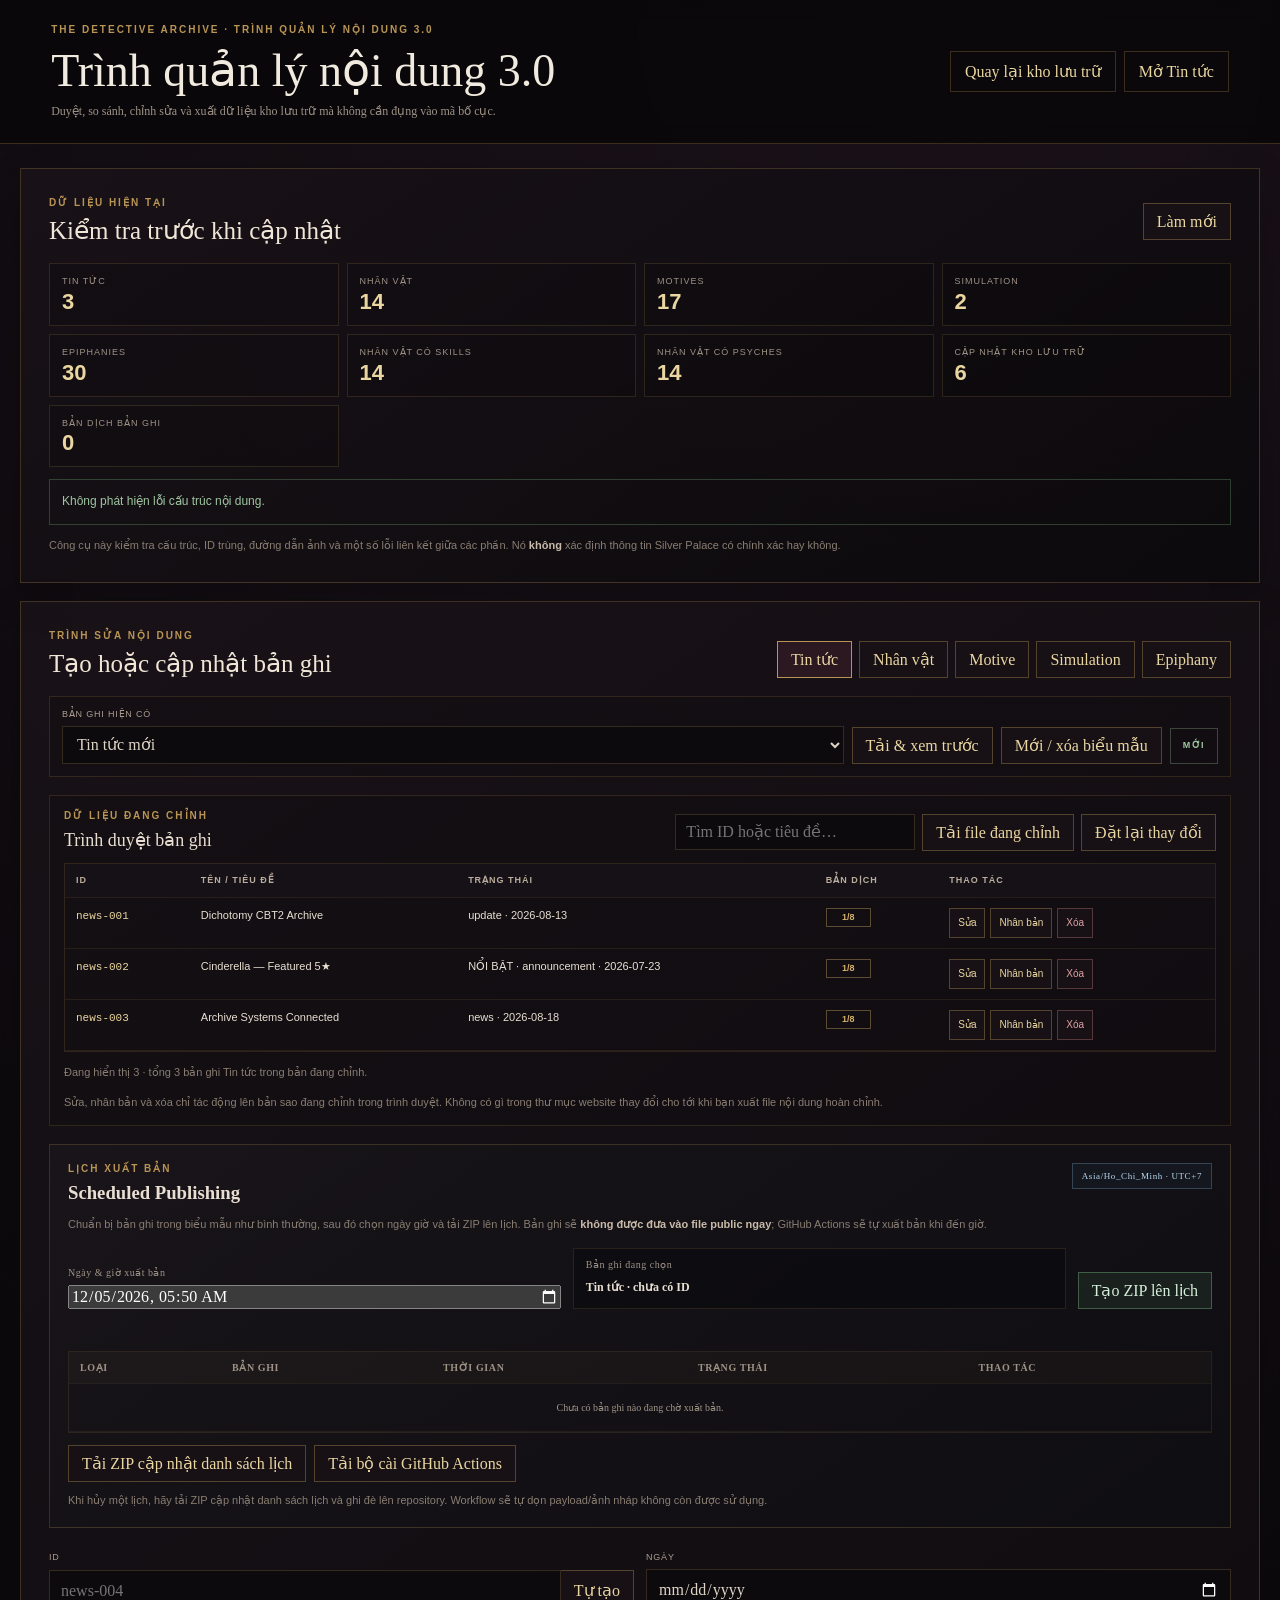
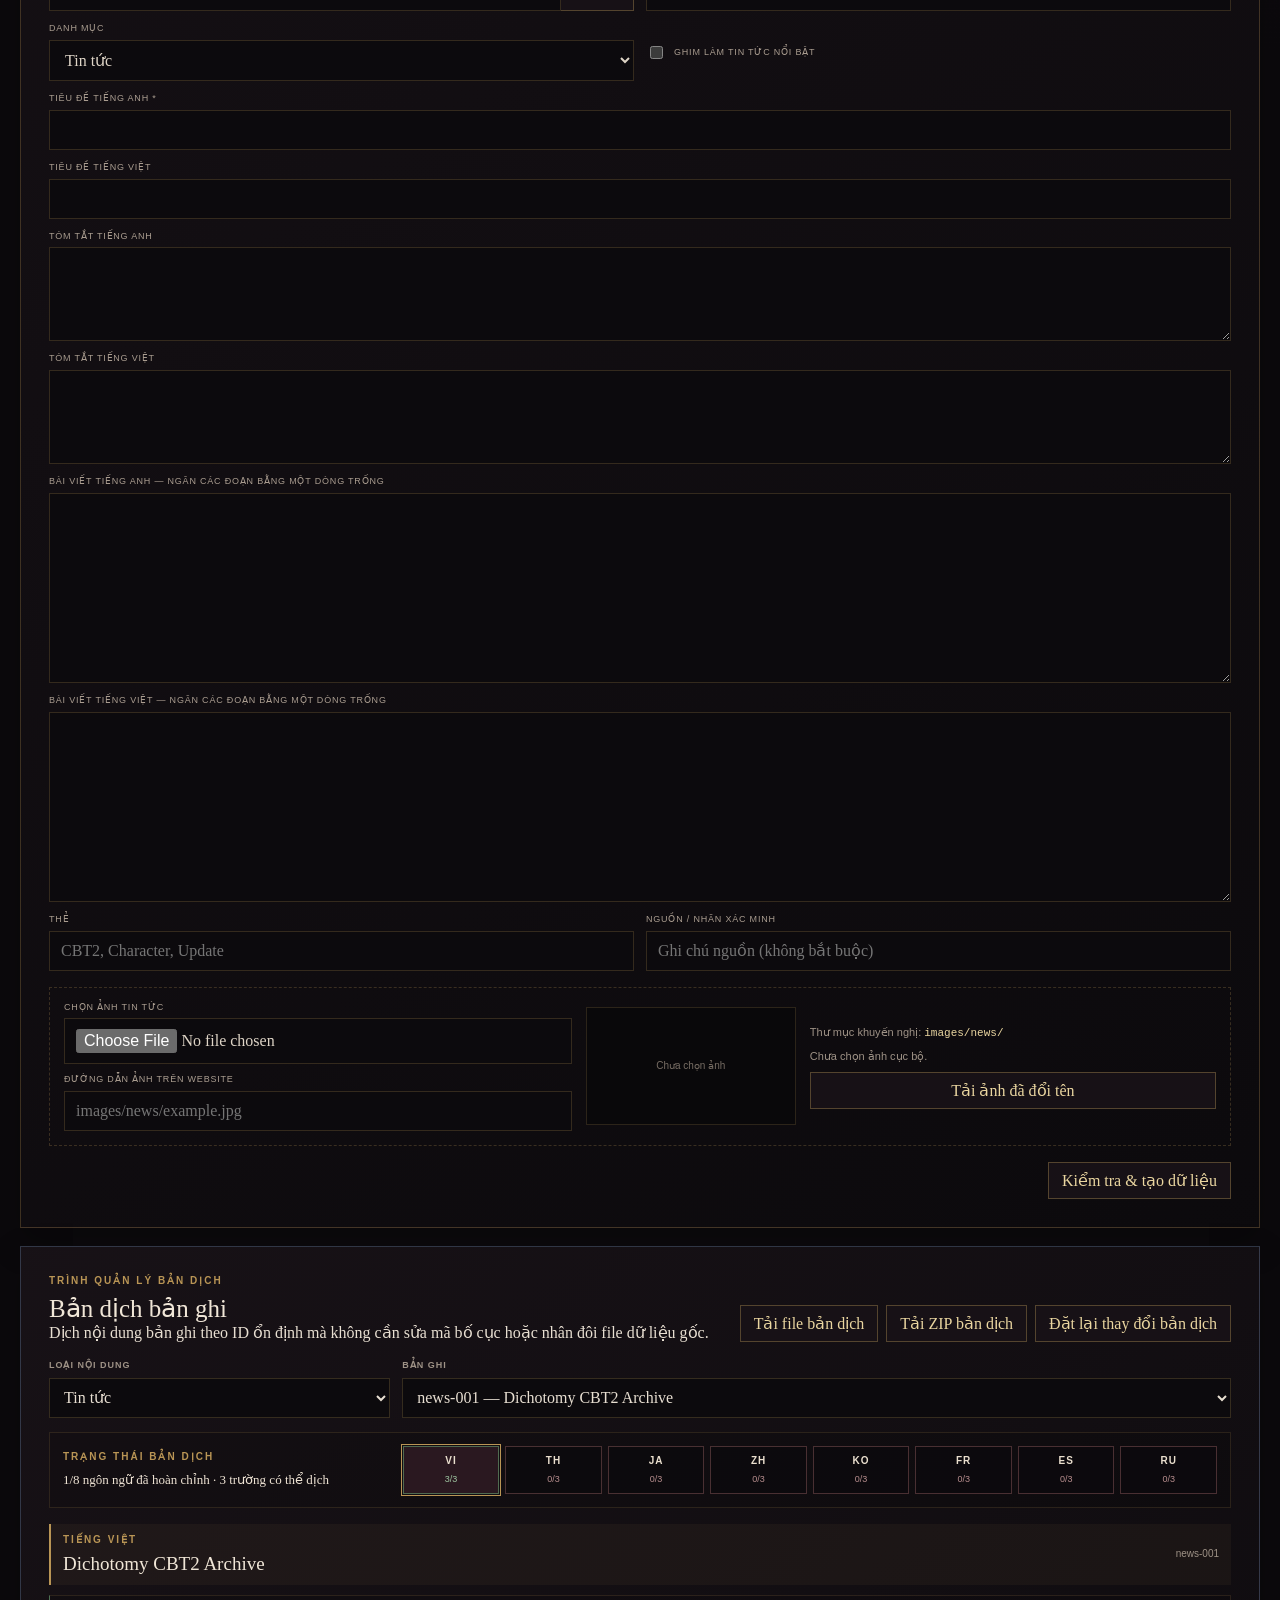
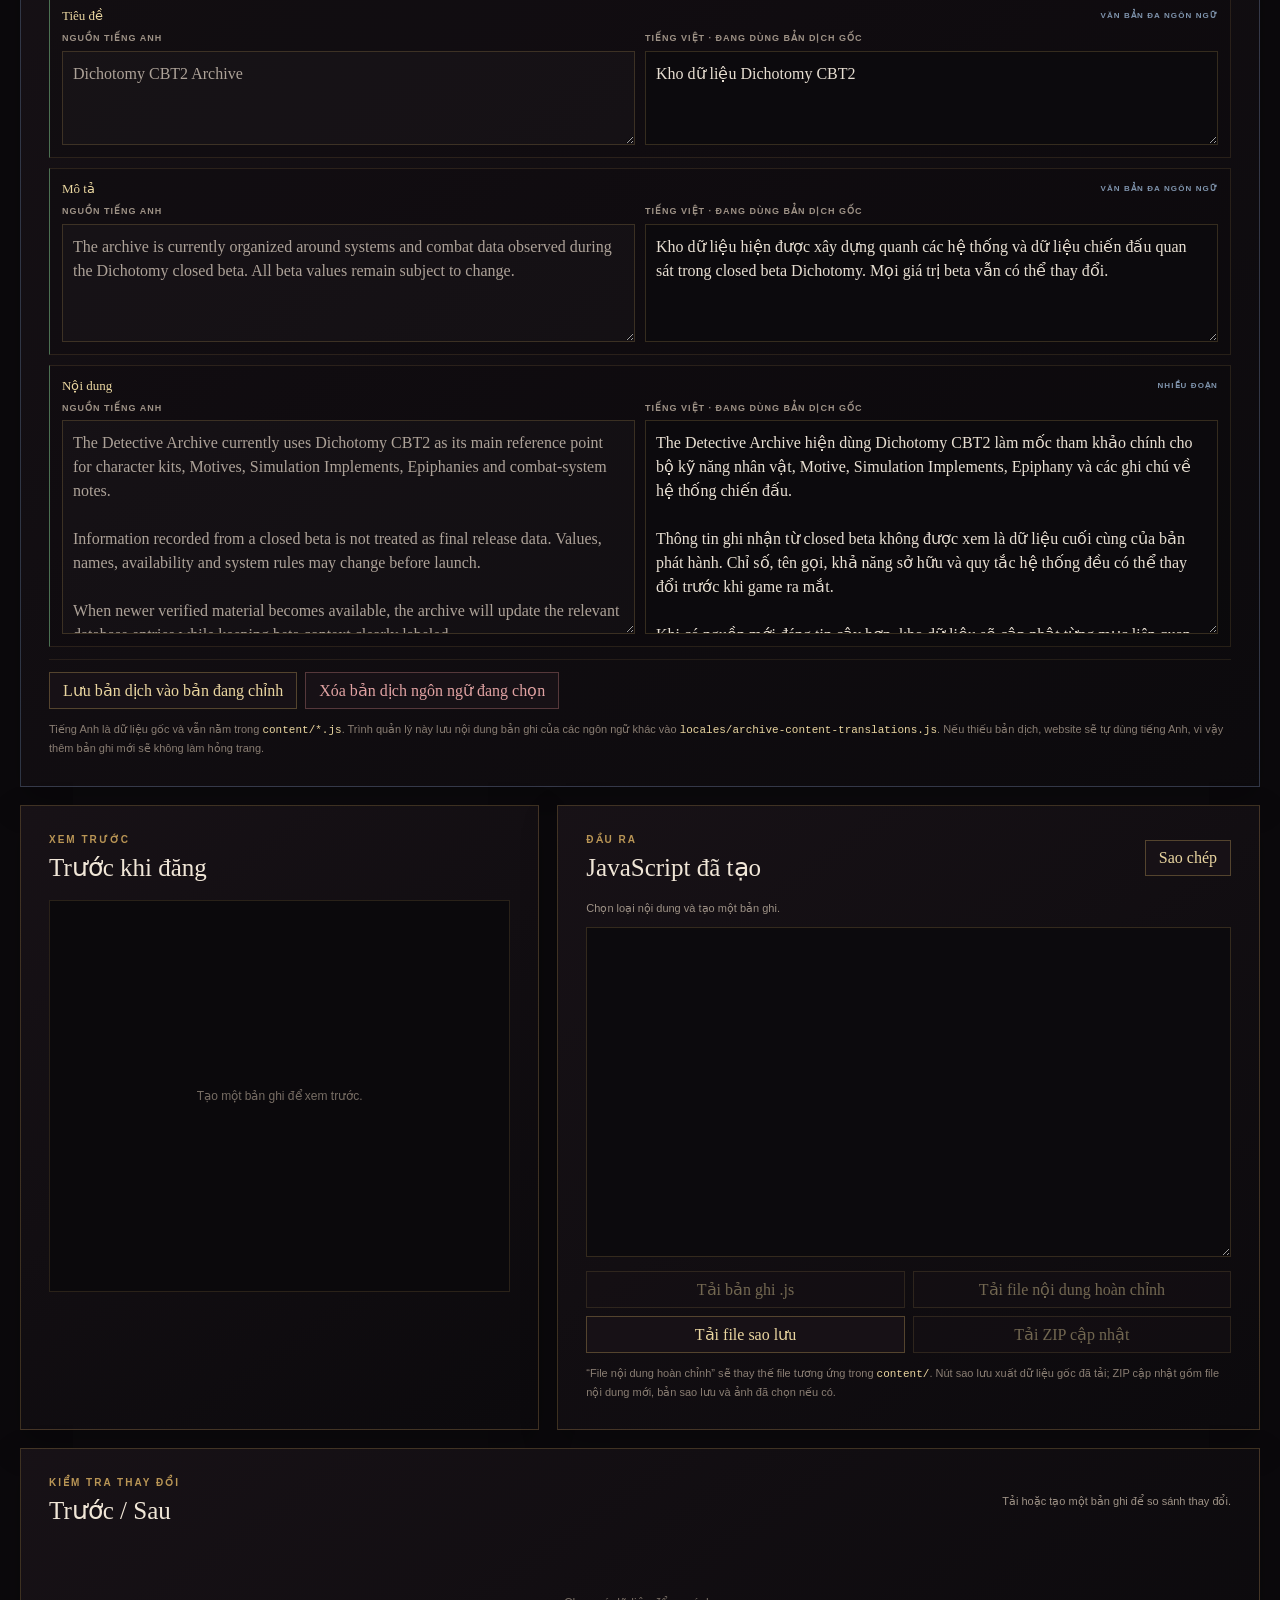
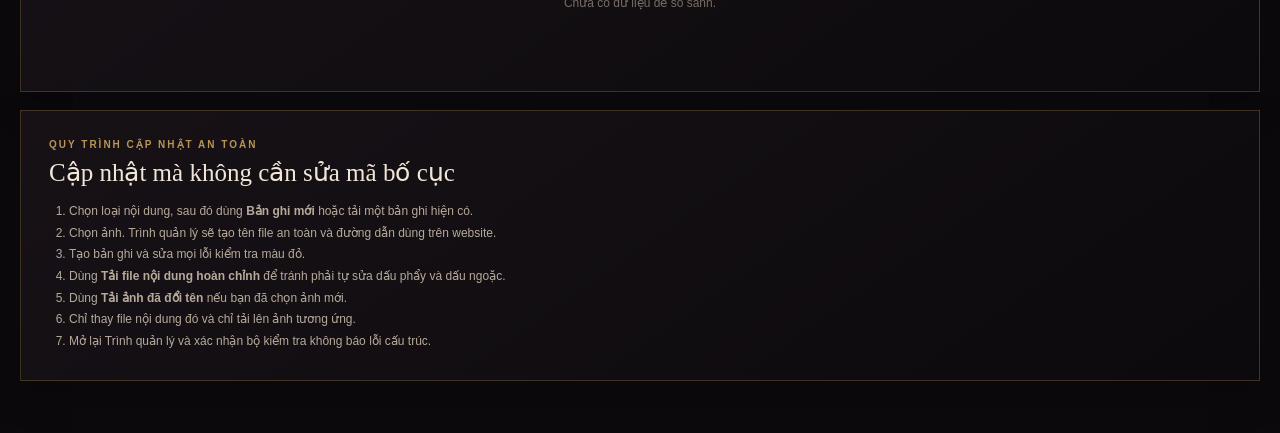
<file: content-manager.html>
<!DOCTYPE html>
<html lang="vi">
<head>
    <meta charset="UTF-8">
    <meta name="viewport" content="width=device-width, initial-scale=1.0">
    <meta name="robots" content="noindex, nofollow">
    <title>Trình quản lý nội dung 3.0 | The Detective Archive</title>
    <link rel="icon" type="image/png" href="logo.png">
    <link rel="stylesheet" href="content-manager.css">
</head>
<body>
    <header class="studio-header">
        <div>
            <p>THE DETECTIVE ARCHIVE · TRÌNH QUẢN LÝ NỘI DUNG 3.0</p>
            <h1>Trình quản lý nội dung 3.0</h1>
            <span>Duyệt, so sánh, chỉnh sửa và xuất dữ liệu kho lưu trữ mà không cần đụng vào mã bố cục.</span>
        </div>
        <div class="header-actions">
            <a href="index.html">Quay lại kho lưu trữ</a>
            <a href="news.html">Mở Tin tức</a>
        </div>
    </header>

    <main class="studio-shell">
        <section class="studio-panel">
            <div class="studio-panel-head">
                <div>
                    <p class="eyebrow">DỮ LIỆU HIỆN TẠI</p>
                    <h2>Kiểm tra trước khi cập nhật</h2>
                </div>
                <button type="button" id="refreshDiagnostics">Làm mới</button>
            </div>
            <div id="diagnosticCounts" class="diagnostic-counts"></div>
            <div id="diagnosticStatus" class="diagnostic-status"></div>
            <p class="studio-note">
                Công cụ này kiểm tra cấu trúc, ID trùng, đường dẫn ảnh và một số lỗi liên kết giữa các phần.
                Nó <strong>không</strong> xác định thông tin Silver Palace có chính xác hay không.
            </p>
        </section>

        <section class="studio-panel">
            <div class="studio-panel-head studio-panel-head-stack">
                <div>
                    <p class="eyebrow">TRÌNH SỬA NỘI DUNG</p>
                    <h2>Tạo hoặc cập nhật bản ghi</h2>
                </div>
                <div class="studio-tabs" role="tablist" aria-label="Loại nội dung">
                    <button class="active" type="button" data-studio-tab="news">Tin tức</button>
                    <button type="button" data-studio-tab="character">Nhân vật</button>
                    <button type="button" data-studio-tab="motive">Motive</button>
                    <button type="button" data-studio-tab="simulation">Simulation</button>
                    <button type="button" data-studio-tab="epiphany">Epiphany</button>
                </div>
            </div>

            <div class="record-toolbar">
                <label>
                    <span>Bản ghi hiện có</span>
                    <select id="existingRecordSelect">
                        <option value="">Bản ghi mới</option>
                    </select>
                </label>
                <button type="button" id="loadExisting">Tải &amp; xem trước</button>
                <button type="button" id="newRecord">Mới / xóa biểu mẫu</button>
                <span id="editModeBadge">MỚI</span>
            </div>

            <div id="recordValidation" class="record-validation" hidden></div>

            <section class="record-browser" aria-labelledby="recordBrowserTitle">
                <div class="record-browser-head">
                    <div>
                        <p class="eyebrow">DỮ LIỆU ĐANG CHỈNH</p>
                        <h3 id="recordBrowserTitle">Trình duyệt bản ghi</h3>
                    </div>
                    <div class="record-browser-tools">
                        <input id="recordSearch" type="search" placeholder="Tìm ID hoặc tiêu đề…">
                        <button type="button" id="downloadWorkingFile">Tải file đang chỉnh</button>
                        <button type="button" id="resetWorkingChanges">Đặt lại thay đổi</button>
                    </div>
                </div>
                <div class="record-table-wrap">
                    <table class="record-table">
                        <thead>
                            <tr>
                                <th>ID</th>
                                <th>Tên / tiêu đề</th>
                                <th>Trạng thái</th>
                                <th>Bản dịch</th>
                                <th>Thao tác</th>
                            </tr>
                        </thead>
                        <tbody id="recordTableBody"></tbody>
                    </table>
                </div>
                <p id="recordBrowserCount" class="studio-note"></p>
                <p class="studio-note">
                    Sửa, nhân bản và xóa chỉ tác động lên bản sao đang chỉnh trong trình duyệt. Không có gì trong thư mục website thay đổi cho tới khi bạn xuất file nội dung hoàn chỉnh.
                </p>
            </section>


            <section class="publish-scheduler" aria-labelledby="publishSchedulerTitle">
                <div class="publish-scheduler-head">
                    <div>
                        <p class="eyebrow">LỊCH XUẤT BẢN</p>
                        <h3 id="publishSchedulerTitle">Scheduled Publishing</h3>
                    </div>
                    <span class="schedule-timezone-badge">Asia/Ho_Chi_Minh · UTC+7</span>
                </div>

                <p class="studio-note">
                    Chuẩn bị bản ghi trong biểu mẫu như bình thường, sau đó chọn ngày giờ và tải ZIP lên lịch.
                    Bản ghi sẽ <strong>không được đưa vào file public ngay</strong>; GitHub Actions sẽ tự xuất bản khi đến giờ.
                </p>

                <div class="schedule-create-grid">
                    <label>
                        <span>Ngày &amp; giờ xuất bản</span>
                        <input id="schedulePublishAt" type="datetime-local" step="60">
                    </label>
                    <div class="schedule-current-record">
                        <span>Bản ghi đang chọn</span>
                        <strong id="scheduleCurrentRecord">Chưa có bản ghi</strong>
                    </div>
                    <button type="button" id="createScheduledPackage" class="schedule-primary-action">Tạo ZIP lên lịch</button>
                </div>

                <div id="scheduleStatus" class="schedule-status" aria-live="polite"></div>

                <div class="schedule-table-wrap">
                    <table class="schedule-table">
                        <thead>
                            <tr>
                                <th>Loại</th>
                                <th>Bản ghi</th>
                                <th>Thời gian</th>
                                <th>Trạng thái</th>
                                <th>Thao tác</th>
                            </tr>
                        </thead>
                        <tbody id="scheduleQueueBody"></tbody>
                    </table>
                </div>

                <div class="schedule-bottom-actions">
                    <button type="button" id="downloadScheduleState">Tải ZIP cập nhật danh sách lịch</button>
                    <button type="button" id="downloadSchedulerSetup">Tải bộ cài GitHub Actions</button>
                </div>

                <p class="studio-note schedule-note">
                    Khi hủy một lịch, hãy tải ZIP cập nhật danh sách lịch và ghi đè lên repository.
                    Workflow sẽ tự dọn payload/ảnh nháp không còn được sử dụng.
                </p>
            </section>

            <form class="studio-form active" data-studio-form="news" novalidate>
                <div class="form-grid">
                    <label>
                        <span>ID</span>
                        <div class="field-with-action">
                            <input name="id" placeholder="news-004">
                            <button type="button" data-auto-id="news">Tự tạo</button>
                        </div>
                    </label>
                    <label><span>Ngày</span><input name="date" type="date"></label>
                    <label>
                        <span>Danh mục</span>
                        <select name="category">
                            <option value="news">Tin tức</option>
                            <option value="update">Cập nhật</option>
                            <option value="announcement">Thông báo</option>
                        </select>
                    </label>
                    <label class="checkbox-label">
                        <input name="featured" type="checkbox">
                        <span>Ghim làm Tin tức nổi bật</span>
                    </label>
                    <label class="span-2"><span>Tiêu đề tiếng Anh *</span><input name="titleEn" required></label>
                    <label class="span-2"><span>Tiêu đề tiếng Việt</span><input name="titleVi"></label>
                    <label class="span-2"><span>Tóm tắt tiếng Anh</span><textarea name="descriptionEn" rows="3"></textarea></label>
                    <label class="span-2"><span>Tóm tắt tiếng Việt</span><textarea name="descriptionVi" rows="3"></textarea></label>
                    <label class="span-2"><span>Bài viết tiếng Anh — ngăn các đoạn bằng một dòng trống</span><textarea name="contentEn" rows="7"></textarea></label>
                    <label class="span-2"><span>Bài viết tiếng Việt — ngăn các đoạn bằng một dòng trống</span><textarea name="contentVi" rows="7"></textarea></label>
                    <label><span>Thẻ</span><input name="tags" placeholder="CBT2, Character, Update"></label>
                    <label><span>Nguồn / nhãn xác minh</span><input name="sourceLabel" placeholder="Ghi chú nguồn (không bắt buộc)"></label>
                </div>
                <div class="image-helper" data-image-folder="images/news/">
                    <div class="image-inputs">
                        <label><span>Chọn ảnh Tin tức</span><input name="imageFile" type="file" accept="image/*"></label>
                        <label><span>Đường dẫn ảnh trên website</span><input name="imagePath" placeholder="images/news/example.jpg"></label>
                    </div>
                    <div class="image-preview" data-image-preview><span>Chưa chọn ảnh</span></div>
                    <div class="image-info">
                        <p>Thư mục khuyến nghị: <code>images/news/</code></p>
                        <p data-image-name>Chưa chọn ảnh cục bộ.</p>
                        <button type="button" data-download-image>Tải ảnh đã đổi tên</button>
                    </div>
                </div>
                <div class="form-actions"><button type="button" data-generate="news">Kiểm tra &amp; tạo dữ liệu</button></div>
            </form>

            <form class="studio-form" data-studio-form="character" novalidate>
                <div class="form-grid">
                    <label>
                        <span>ID</span>
                        <div class="field-with-action">
                            <input name="id" placeholder="character-name">
                            <button type="button" data-auto-id="character">Tự tạo</button>
                        </div>
                    </label>
                    <label><span>Tên *</span><input name="name" required></label>
                    <label><span>Bí danh</span><input name="alias"></label>
                    <label><span>Độ hiếm</span><select name="rarity"><option value="5">5★</option><option value="4">4★</option><option value="3">3★</option></select></label>
                    <label><span>Khả năng sở hữu</span><input name="availability" placeholder="preview / protagonist / ..."></label>
                    <label class="checkbox-label"><input name="limited" type="checkbox"><span>Nhân vật giới hạn</span></label>
                    <label>
                        <span>Reactor</span>
                        <select name="reactor">
                            <option value="">Đang chờ / chưa rõ</option>
                            <option>Ignis</option><option>Glacies</option><option>Fulmen</option>
                            <option>Gravitas</option><option>Radiatio</option><option>Ferrugo</option><option>Alba</option>
                        </select>
                    </label>
                    <label><span>Phong cách chiến đấu</span><input name="combatStyle"></label>
                    <label><span>Danh tính</span><input name="identity"></label>
                    <label><span>Tổ chức</span><input name="affiliation"></label>
                    <label><span>Nghề nghiệp</span><input name="occupation"></label>
                    <label><span>Nguồn / nhãn xác minh</span><input name="sourceLabel"></label>
                    <label class="span-2"><span>Mô tả tiếng Anh</span><textarea name="descriptionEn" rows="4"></textarea></label>
                    <label class="span-2"><span>Mô tả tiếng Việt</span><textarea name="descriptionVi" rows="4"></textarea></label>
                </div>
                <div class="image-helper" data-image-folder="images/character/">
                    <div class="image-inputs">
                        <label><span>Chọn ảnh Nhân vật</span><input name="imageFile" type="file" accept="image/*"></label>
                        <label><span>Đường dẫn ảnh trên website</span><input name="imagePath" placeholder="images/character/name.png"></label>
                    </div>
                    <div class="image-preview" data-image-preview><span>Chưa chọn ảnh</span></div>
                    <div class="image-info">
                        <p>Ảnh Nhân vật hiện có vẫn nằm trong <code>images/character/</code>.</p>
                        <p data-image-name>Chưa chọn ảnh cục bộ.</p>
                        <button type="button" data-download-image>Tải ảnh đã đổi tên</button>
                    </div>
                </div>
                <div class="form-actions"><button type="button" data-generate="character">Kiểm tra &amp; tạo dữ liệu</button></div>
            </form>

            <form class="studio-form" data-studio-form="motive" novalidate>
                <div class="form-grid">
                    <label>
                        <span>ID</span>
                        <div class="field-with-action">
                            <input name="id" placeholder="the-example-mystery">
                            <button type="button" data-auto-id="motive">Tự tạo</button>
                        </div>
                    </label>
                    <label><span>Tên *</span><input name="name" required></label>
                    <label><span>Độ hiếm</span><select name="rarity"><option value="5">5★</option><option value="4">4★</option><option value="3">3★</option></select></label>
                    <label><span>Danh tính</span><input name="identity"></label>
                    <label><span>Khả năng sở hữu</span><input name="availability"></label>
                    <label class="checkbox-label"><input name="limited" type="checkbox"><span>Giới hạn</span></label>
                    <label class="checkbox-label"><input name="featured" type="checkbox"><span>Nổi bật</span></label>
                    <label><span>Nhãn nguồn</span><input name="sourceLabel"></label>
                    <label class="span-2"><span>Hiệu ứng / passive đã xác minh</span><textarea name="effect" rows="4" placeholder="Để trống nếu chưa xác minh"></textarea></label>
                    <label class="span-2"><span>Ghi chú kho lưu trữ — tiếng Anh</span><textarea name="noteEn" rows="4"></textarea></label>
                    <label class="span-2"><span>Ghi chú kho lưu trữ — tiếng Việt</span><textarea name="noteVi" rows="4"></textarea></label>
                </div>
                <div class="image-helper" data-image-folder="images/motive/">
                    <div class="image-inputs">
                        <label><span>Chọn ảnh Motive</span><input name="imageFile" type="file" accept="image/*"></label>
                        <label><span>Đường dẫn ảnh trên website</span><input name="imagePath" placeholder="images/motive/name.webp"></label>
                    </div>
                    <div class="image-preview" data-image-preview><span>Chưa chọn ảnh</span></div>
                    <div class="image-info">
                        <p>Thư mục khuyến nghị: <code>images/motive/</code></p>
                        <p data-image-name>Chưa chọn ảnh cục bộ.</p>
                        <button type="button" data-download-image>Tải ảnh đã đổi tên</button>
                    </div>
                </div>
                <div class="form-actions"><button type="button" data-generate="motive">Kiểm tra &amp; tạo dữ liệu</button></div>
            </form>

            <form class="studio-form" data-studio-form="simulation" novalidate>
                <div class="form-grid">
                    <label>
                        <span>ID</span>
                        <div class="field-with-action">
                            <input name="id" placeholder="set-name">
                            <button type="button" data-auto-id="simulation">Tự tạo</button>
                        </div>
                    </label>
                    <label><span>Tên bộ *</span><input name="name" required></label>
                    <label><span>Trạng thái quan sát</span><input name="observedStatus" value="Dichotomy CBT2"></label>
                    <label><span>Đã quan sát trên</span><input name="observedOn"></label>
                    <label class="checkbox-label"><input name="fullSetObserved" type="checkbox"><span>Đã quan sát đủ bộ 4/4</span></label>
                    <label><span>Nhãn nguồn</span><input name="sourceLabel"></label>
                    <label class="span-2"><span>Hiệu ứng bộ đã xác minh</span><textarea name="setEffect" rows="3" placeholder="Để trống nếu chưa xác minh"></textarea></label>
                    <label class="span-2"><span>Trạng thái hiệu ứng bộ</span><input name="setEffectStatus" placeholder="Đang chờ xác minh nội dung hiệu ứng bộ chính xác"></label>
                    <label class="span-2"><span>Mô tả tiếng Anh</span><textarea name="descriptionEn" rows="4"></textarea></label>
                    <label class="span-2"><span>Mô tả tiếng Việt</span><textarea name="descriptionVi" rows="4"></textarea></label>
                </div>
                <div class="image-helper" data-image-folder="images/simulation/">
                    <div class="image-inputs">
                        <label><span>Chọn ảnh Simulation</span><input name="imageFile" type="file" accept="image/*"></label>
                        <label><span>Đường dẫn ảnh trên website</span><input name="imagePath" placeholder="images/simulation/set.webp"></label>
                    </div>
                    <div class="image-preview" data-image-preview><span>Chưa chọn ảnh</span></div>
                    <div class="image-info">
                        <p>Thư mục khuyến nghị: <code>images/simulation/</code></p>
                        <p data-image-name>Chưa chọn ảnh cục bộ.</p>
                        <button type="button" data-download-image>Tải ảnh đã đổi tên</button>
                    </div>
                </div>
                <div class="form-actions"><button type="button" data-generate="simulation">Kiểm tra &amp; tạo dữ liệu</button></div>
            </form>

            <form class="studio-form" data-studio-form="epiphany" novalidate>
                <div class="form-grid">
                    <label>
                        <span>ID</span>
                        <div class="field-with-action">
                            <input name="id" placeholder="book-name">
                            <button type="button" data-auto-id="epiphany">Tự tạo</button>
                        </div>
                    </label>
                    <label><span>Tên *</span><input name="name" required></label>
                    <label><span>Nguồn văn học</span><input name="sourceText"></label>
                    <label><span>Tác giả / nguồn gốc</span><input name="authorOrigin"></label>
                    <label><span>Danh mục</span><input name="category"></label>
                    <label><span>Trạng thái quan sát</span><input name="observedStatus" value="Dichotomy CBT2"></label>
                    <label><span>Đã quan sát trên</span><input name="observedOn"></label>
                    <label><span>Nhãn nguồn</span><input name="sourceLabel"></label>
                    <label class="span-2"><span>Passive đã xác minh</span><textarea name="passive" rows="4" placeholder="Để trống nếu chưa xác minh"></textarea></label>
                    <label class="span-2"><span>Trạng thái passive</span><input name="passiveStatus" value="Exact passive text pending"></label>
                    <label class="checkbox-label"><input name="storyAvailable" type="checkbox" checked><span>Có nút Story / nội dung truyện</span></label>
                </div>
                <div class="image-helper" data-image-folder="images/epiphany/">
                    <div class="image-inputs">
                        <label><span>Chọn ảnh Epiphany</span><input name="imageFile" type="file" accept="image/*"></label>
                        <label><span>Đường dẫn ảnh trên website</span><input name="imagePath" placeholder="images/epiphany/book.webp"></label>
                    </div>
                    <div class="image-preview" data-image-preview><span>Chưa chọn ảnh</span></div>
                    <div class="image-info">
                        <p>Thư mục khuyến nghị: <code>images/epiphany/</code></p>
                        <p data-image-name>Chưa chọn ảnh cục bộ.</p>
                        <button type="button" data-download-image>Tải ảnh đã đổi tên</button>
                    </div>
                </div>
                <div class="form-actions"><button type="button" data-generate="epiphany">Kiểm tra &amp; tạo dữ liệu</button></div>
            </form>
        </section>


        <section class="studio-panel translation-manager-panel" id="translationManagerPanel">
            <div class="studio-panel-head studio-panel-head-stack">
                <div>
                    <p class="eyebrow">TRÌNH QUẢN LÝ BẢN DỊCH</p>
                    <h2>Bản dịch bản ghi</h2>
                    <span>Dịch nội dung bản ghi theo ID ổn định mà không cần sửa mã bố cục hoặc nhân đôi file dữ liệu gốc.</span>
                </div>
                <div class="translation-manager-actions">
                    <button type="button" id="downloadTranslationFile">Tải file bản dịch</button>
                    <button type="button" id="downloadTranslationPackage">Tải ZIP bản dịch</button>
                    <button type="button" id="resetTranslationChanges">Đặt lại thay đổi bản dịch</button>
                </div>
            </div>

            <div class="translation-manager-toolbar">
                <label>
                    <span>Loại nội dung</span>
                    <select id="translationTypeSelect">
                        <option value="news">Tin tức</option>
                        <option value="character">Nhân vật</option>
                        <option value="motive">Motive</option>
                        <option value="simulation">Simulation</option>
                        <option value="epiphany">Epiphany</option>
                    </select>
                </label>
                <label class="translation-record-select">
                    <span>Bản ghi</span>
                    <select id="translationRecordSelect"></select>
                </label>
            </div>

            <div class="translation-coverage-shell">
                <div>
                    <p class="eyebrow">TRẠNG THÁI BẢN DỊCH</p>
                    <strong id="translationCoverageSummary">Chọn một bản ghi.</strong>
                </div>
                <div id="translationLanguageTabs" class="translation-language-tabs" role="tablist" aria-label="Ngôn ngữ bản dịch"></div>
            </div>

            <div id="translationEditor" class="translation-editor">
                <div class="preview-empty">Chọn một bản ghi để chỉnh sửa bản dịch.</div>
            </div>

            <div id="translationManagerStatus" class="record-validation" hidden></div>

            <div class="translation-bottom-actions">
                <button type="button" id="saveTranslationRecord">Lưu bản dịch vào bản đang chỉnh</button>
                <button type="button" id="clearTranslationRecord" class="danger-button">Xóa bản dịch ngôn ngữ đang chọn</button>
            </div>

            <p class="studio-note">
                Tiếng Anh là dữ liệu gốc và vẫn nằm trong <code>content/*.js</code>. Trình quản lý này lưu nội dung bản ghi của các ngôn ngữ khác vào
                <code>locales/archive-content-translations.js</code>. Nếu thiếu bản dịch, website sẽ tự dùng tiếng Anh, vì vậy thêm bản ghi mới sẽ không làm hỏng trang.
            </p>
        </section>


        <section class="studio-panel advanced-character-panel" id="characterAdvancedPanel" hidden>
            <div class="studio-panel-head studio-panel-head-stack">
                <div>
                    <p class="eyebrow">DỮ LIỆU NHÂN VẬT NÂNG CAO</p>
                    <h2>Trình sửa Skills &amp; Psyches</h2>
                </div>
                <div class="advanced-character-selectors">
                    <label>
                        <span>Nhân vật</span>
                        <select id="advancedCharacterSelect"></select>
                    </label>
                    <label>
                        <span>Biến thể Skill</span>
                        <select id="skillVariantSelect"></select>
                    </label>
                </div>
            </div>

            <div id="advancedStatus" class="record-validation" hidden></div>

            <div class="advanced-editor-grid">
                <section class="advanced-editor-card">
                    <div class="advanced-editor-head">
                        <div>
                            <p class="eyebrow">SKILLS NHÂN VẬT</p>
                            <h3>Bản ghi Skill</h3>
                        </div>
                        <div class="advanced-mini-actions">
                            <button type="button" id="newSkillRecord">Mới</button>
                            <button type="button" id="loadSkillRecord">Tải</button>
                        </div>
                    </div>

                    <label class="advanced-select-row">
                        <span>Skill hiện có</span>
                        <select id="skillRecordSelect"></select>
                    </label>

                    <div class="form-grid advanced-form-grid">
                        <label>
                            <span>Loại</span>
                            <select id="skillType">
                                <option value="basicAttack">Đòn đánh thường</option>
                                <option value="skill">Skill</option>
                                <option value="ultimate">Ultimate</option>
                                <option value="tacticalAssault">Tactical Assault</option>
                                <option value="passive">Passive</option>
                                <option value="other">Khác</option>
                            </select>
                        </label>
                        <label><span>Tên</span><input id="skillName"></label>
                        <label class="span-2"><span>Mô tả — tiếng Anh</span><textarea id="skillDescriptionEn" rows="3"></textarea></label>
                        <label class="span-2"><span>Mô tả — tiếng Việt</span><textarea id="skillDescriptionVi" rows="3"></textarea></label>
                        <label class="span-2"><span>Tài nguyên — tiếng Anh</span><textarea id="skillResourceEn" rows="2"></textarea></label>
                        <label class="span-2"><span>Tài nguyên — tiếng Việt</span><textarea id="skillResourceVi" rows="2"></textarea></label>
                        <label class="span-2"><span>Cơ chế — tiếng Anh (dòng trống = mục tiếp theo)</span><textarea id="skillMechanicsEn" rows="5"></textarea></label>
                        <label class="span-2"><span>Cơ chế — tiếng Việt</span><textarea id="skillMechanicsVi" rows="5"></textarea></label>
                        <label class="span-2"><span>Combo — tiếng Anh (dòng trống = mục tiếp theo)</span><textarea id="skillComboEn" rows="4"></textarea></label>
                        <label class="span-2"><span>Combo — tiếng Việt</span><textarea id="skillComboVi" rows="4"></textarea></label>
                        <label class="span-2"><span>Nguồn — tiếng Anh</span><input id="skillSourceEn"></label>
                        <label class="span-2"><span>Nguồn — tiếng Việt</span><input id="skillSourceVi"></label>
                    </div>

                    <div class="advanced-action-row">
                        <button type="button" id="saveSkillRecord">Lưu vào Skills đang chỉnh</button>
                        <button type="button" id="deleteSkillRecord">Xóa Skill</button>
                        <button type="button" id="downloadSkillsFile">Tải character-skills.js</button>
                    </div>
                </section>

                <section class="advanced-editor-card">
                    <div class="advanced-editor-head">
                        <div>
                            <p class="eyebrow">PSYCHES NHÂN VẬT</p>
                            <h3>Bản ghi Psyche</h3>
                        </div>
                        <div class="advanced-mini-actions">
                            <button type="button" id="newPsycheRecord">Mới</button>
                            <button type="button" id="loadPsycheRecord">Tải</button>
                        </div>
                    </div>

                    <label class="advanced-select-row">
                        <span>Psyche hiện có</span>
                        <select id="psycheRecordSelect"></select>
                    </label>

                    <div class="form-grid advanced-form-grid">
                        <label class="span-2"><span>Tên</span><input id="psycheName"></label>
                        <label class="span-2"><span>Mô tả — tiếng Anh</span><textarea id="psycheDescriptionEn" rows="5"></textarea></label>
                        <label class="span-2"><span>Mô tả — tiếng Việt</span><textarea id="psycheDescriptionVi" rows="5"></textarea></label>
                    </div>

                    <div class="advanced-action-row">
                        <button type="button" id="savePsycheRecord">Lưu vào Psyches đang chỉnh</button>
                        <button type="button" id="deletePsycheRecord">Xóa Psyche</button>
                        <button type="button" id="downloadPsychesFile">Tải character-psyches.js</button>
                    </div>
                </section>
            </div>

            <div class="advanced-package-row">
                <p class="studio-note">
                    Thay đổi Skills/Psyches chỉ được giữ trong bộ nhớ cho tới khi xuất file. Các trường chưa xác định hiện có vẫn được giữ nguyên khi bạn sửa bản ghi.
                </p>
                <button type="button" id="downloadAdvancedPackage">Tải ZIP cập nhật Skills + Psyches</button>
            </div>
        </section>


        <section class="studio-grid-two">
            <section class="studio-panel studio-preview-panel">
                <div class="studio-panel-head">
                    <div>
                        <p class="eyebrow">XEM TRƯỚC</p>
                        <h2>Trước khi đăng</h2>
                    </div>
                </div>
                <div id="recordPreview" class="record-preview">
                    <div class="preview-empty">Tạo một bản ghi để xem trước.</div>
                </div>
            </section>

            <section class="studio-panel studio-output-panel">
                <div class="studio-panel-head">
                    <div>
                        <p class="eyebrow">ĐẦU RA</p>
                        <h2>JavaScript đã tạo</h2>
                    </div>
                    <button type="button" id="copyOutput">Sao chép</button>
                </div>
                <p id="outputDestination">Chọn loại nội dung và tạo một bản ghi.</p>
                <textarea id="studioOutput" spellcheck="false" readonly></textarea>
                <div class="output-actions output-actions-four">
                    <button type="button" id="downloadRecord" disabled>Tải bản ghi .js</button>
                    <button type="button" id="downloadFullFile" disabled>Tải file nội dung hoàn chỉnh</button>
                    <button type="button" id="downloadBackup">Tải file sao lưu</button>
                    <button type="button" id="downloadUpdatePackage" disabled>Tải ZIP cập nhật</button>
                </div>
                <p class="studio-note">
                    “File nội dung hoàn chỉnh” sẽ thay thế file tương ứng trong <code>content/</code>. Nút sao lưu xuất dữ liệu gốc đã tải; ZIP cập nhật gồm file nội dung mới, bản sao lưu và ảnh đã chọn nếu có.
                </p>
            </section>
        </section>


        <section class="studio-panel compare-panel">
            <div class="studio-panel-head">
                <div>
                    <p class="eyebrow">KIỂM TRA THAY ĐỔI</p>
                    <h2>Trước / Sau</h2>
                </div>
                <span id="changeSummary" class="change-summary">Tải hoặc tạo một bản ghi để so sánh thay đổi.</span>
            </div>
            <div id="changeCompare" class="change-compare">
                <div class="preview-empty compare-empty">Chưa có dữ liệu để so sánh.</div>
            </div>
        </section>


        <section class="studio-panel compact-guide">
            <p class="eyebrow">QUY TRÌNH CẬP NHẬT AN TOÀN</p>
            <h2>Cập nhật mà không cần sửa mã bố cục</h2>
            <ol>
                <li>Chọn loại nội dung, sau đó dùng <strong>Bản ghi mới</strong> hoặc tải một bản ghi hiện có.</li>
                <li>Chọn ảnh. Trình quản lý sẽ tạo tên file an toàn và đường dẫn dùng trên website.</li>
                <li>Tạo bản ghi và sửa mọi lỗi kiểm tra màu đỏ.</li>
                <li>Dùng <strong>Tải file nội dung hoàn chỉnh</strong> để tránh phải tự sửa dấu phẩy và dấu ngoặc.</li>
                <li>Dùng <strong>Tải ảnh đã đổi tên</strong> nếu bạn đã chọn ảnh mới.</li>
                <li>Chỉ thay file nội dung đó và chỉ tải lên ảnh tương ứng.</li>
                <li>Mở lại Trình quản lý và xác nhận bộ kiểm tra không báo lỗi cấu trúc.</li>
            </ol>
        </section>
    </main>

    <script src="content/news.js"></script>
    <script src="content/rankings.js"></script>
    <script src="content/reactors.js"></script>
    <script src="content/characters.js"></script>
    <script src="content/motives.js"></script>
    <script src="content/character-base-extensions.js"></script>
    <script src="content/simulation.js"></script>
    <script src="content/epiphanies.js"></script>
    <script src="content/character-skills.js"></script>
    <script src="content/character-psyches.js"></script>
    <script src="content/archive-updates.js"></script>
    <script src="locales/archive-content-translations.js"></script>
    <script src="content/publish-schedule.js"></script>
    <script src="content-validator.js"></script>
    <script src="content-manager.js"></script>
</body>
</html>
</file>
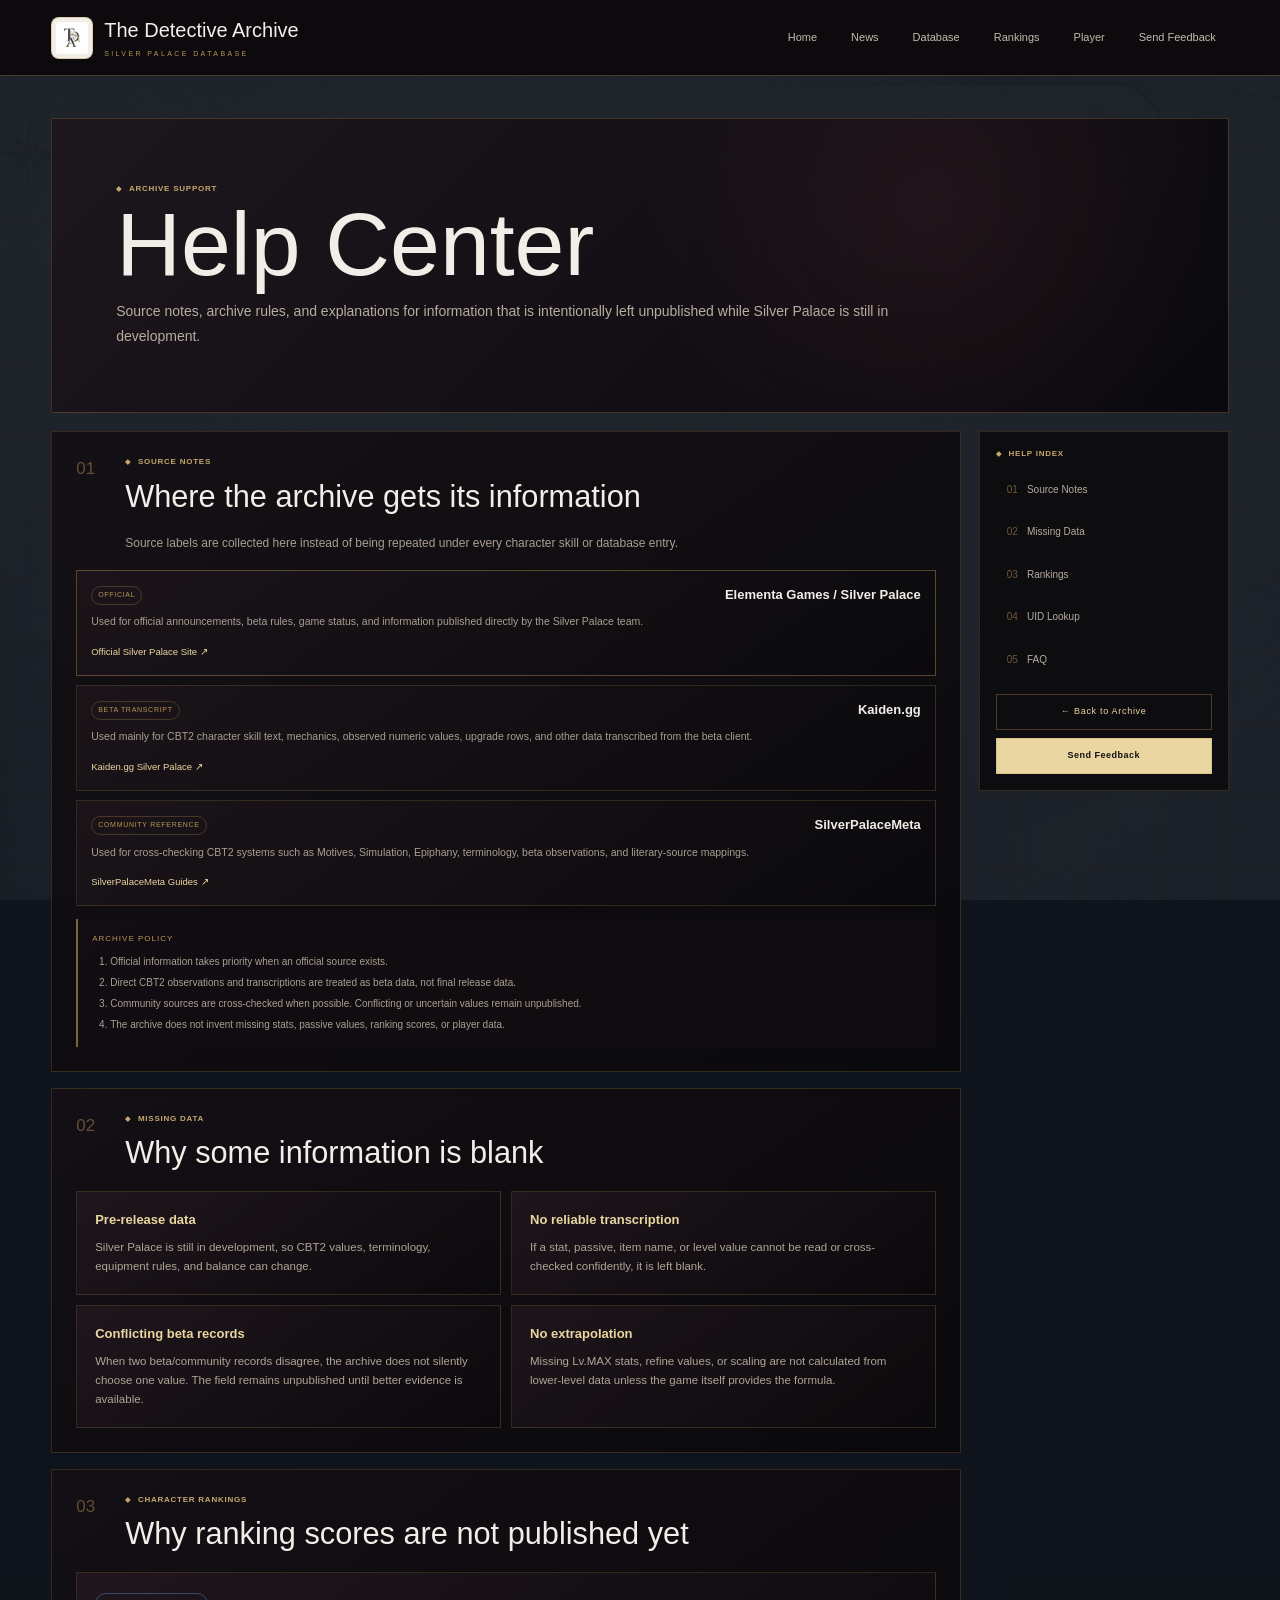
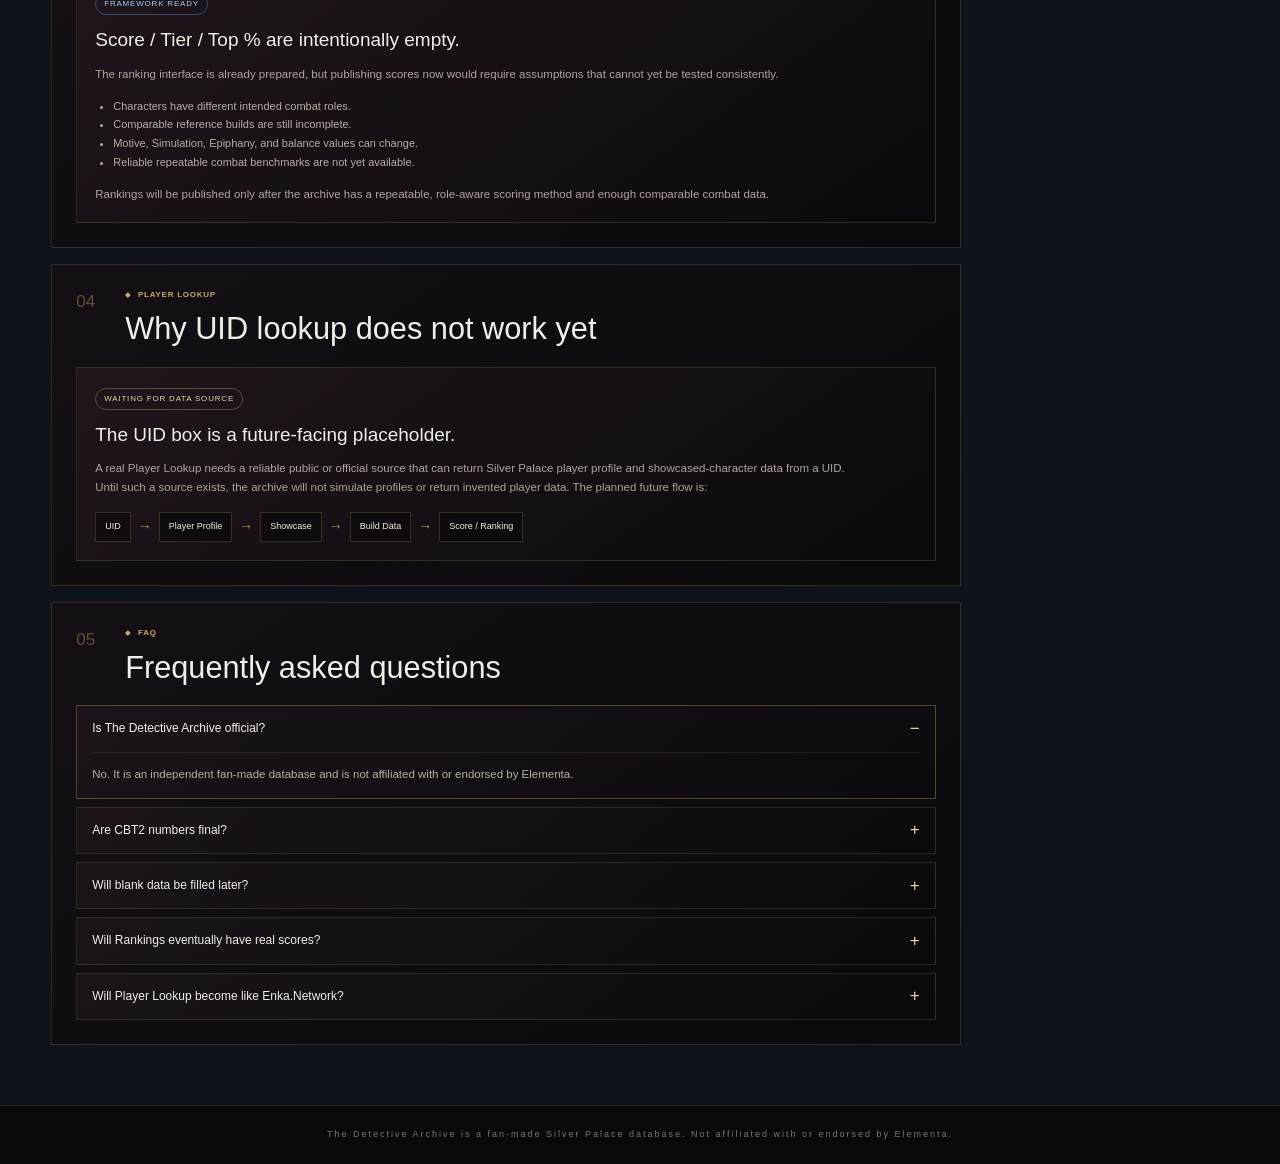
<file: help.html>
<!DOCTYPE html>
<html lang="en">
<head>
    <meta charset="UTF-8">
    <meta name="viewport" content="width=device-width, initial-scale=1.0">

    <title>Silver Palace Database Help & Source Policy | The Detective Archive</title>

    <meta name="description" content="Read The Detective Archive source policy, missing-data rules, ranking status, UID lookup notes, and verification guidance for the Silver Palace database.">

    <meta name="robots" content="index, follow, max-image-preview:large, max-snippet:-1, max-video-preview:-1">
    <meta name="application-name" content="The Detective Archive">

    <meta name="theme-color" content="#100d12">
    <meta name="color-scheme" content="dark">
    <meta property="og:title" content="Silver Palace Database Help & Source Policy | The Detective Archive">
    <meta property="og:description" content="Read The Detective Archive source policy, missing-data rules, ranking status, UID lookup notes, and verification guidance for the Silver Palace database.">
    <meta property="og:type" content="website">
    <meta property="og:url" content="https://thedetectivearchive.github.io/help.html">
    <meta property="og:site_name" content="The Detective Archive">
    <meta property="og:locale" content="en_US">
    <meta property="og:image" content="https://thedetectivearchive.github.io/logo.png">
    <meta name="twitter:card" content="summary_large_image">
    <meta name="twitter:title" content="Silver Palace Database Help & Source Policy | The Detective Archive">
    <meta name="twitter:description" content="Read The Detective Archive source policy, missing-data rules, ranking status, UID lookup notes, and verification guidance for the Silver Palace database.">
    <meta name="twitter:image" content="https://thedetectivearchive.github.io/logo.png">

    <link rel="canonical" href="https://thedetectivearchive.github.io/help.html">
    <link rel="icon" type="image/png" href="logo.png">
    <link rel="stylesheet" href="style.css">
    <meta name="googlebot" content="index, follow, max-image-preview:large, max-snippet:-1, max-video-preview:-1">
    <!-- v60 SEO structured data -->
    <script type="application/ld+json">
{
  "@context": "https://schema.org",
  "@type": "WebPage",
  "@id": "https://thedetectivearchive.github.io/help.html#webpage",
  "url": "https://thedetectivearchive.github.io/help.html",
  "name": "Silver Palace Database Help & Source Policy | The Detective Archive",
  "description": "Read The Detective Archive source policy, missing-data rules, ranking status, UID lookup notes, and verification guidance for the Silver Palace database.",
  "isPartOf": {
    "@id": "https://thedetectivearchive.github.io/#website"
  },
  "about": [
    {
      "@type": "Thing",
      "name": "The Detective Archive data policy"
    },
    {
      "@type": "Thing",
      "name": "Silver Palace"
    }
  ],
  "inLanguage": "en"
}
    </script>
</head>

<body class="help-page-body">

    <header class="help-page-header">
        <a class="help-page-brand" href="index.html" aria-label="Back to The Detective Archive">
            <img src="logo.png" alt="The Detective Archive logo" decoding="async" fetchpriority="high">
            <div>
                <strong>The Detective Archive</strong>
                <span>SILVER PALACE DATABASE</span>
            </div>
        </a>

        <button
            type="button"
            class="mobile-menu-toggle"
            aria-expanded="false"
            aria-controls="mobileHelpNav"
            aria-label="Open navigation menu"
        >
            <span aria-hidden="true"></span>
            <span aria-hidden="true"></span>
            <span aria-hidden="true"></span>
            <strong>Menu</strong>
        </button>

        <nav class="help-page-nav" id="mobileHelpNav">
            <a href="index.html">Home</a>
            <a href="news.html">News</a>
            <a href="index.html#database">Database</a>
            <a href="index.html#rankings">Rankings</a>
            <a href="index.html#playerLookup">Player</a>
            <a href="index.html?feedback=1">Send Feedback</a>
        </nav>
    </header>


    <main class="help-page-shell">

        <section class="help-page-hero">
            <p class="tag">ARCHIVE SUPPORT</p>
            <h1>Help Center</h1>
            <p>
                Source notes, archive rules, and explanations for information
                that is intentionally left unpublished while Silver Palace is still in development.
            </p>
        </section>


        <section class="help-page-grid">

            <div class="help-page-main">

                <section class="help-page-section" id="sources">
                    <div class="help-page-section-heading">
                        <span>01</span>
                        <div>
                            <p class="tag">SOURCE NOTES</p>
                            <h2>Where the archive gets its information</h2>
                        </div>
                    </div>

                    <p class="help-page-lead">
                        Source labels are collected here instead of being repeated under every
                        character skill or database entry.
                    </p>

                    <div class="help-source-list">

                        <article class="help-source-card help-source-official">
                            <div class="help-source-card-top">
                                <span>OFFICIAL</span>
                                <strong>Elementa Games / Silver Palace</strong>
                            </div>

                            <p>
                                Used for official announcements, beta rules, game status,
                                and information published directly by the Silver Palace team.
                            </p>

                            <a
                                href="https://silverpalace.elementagames.com/en-us/"
                                target="_blank"
                                rel="noopener noreferrer"
                            >
                                Official Silver Palace Site ↗
                            </a>
                        </article>


                        <article class="help-source-card">
                            <div class="help-source-card-top">
                                <span>BETA TRANSCRIPT</span>
                                <strong>Kaiden.gg</strong>
                            </div>

                            <p>
                                Used mainly for CBT2 character skill text, mechanics,
                                observed numeric values, upgrade rows, and other data
                                transcribed from the beta client.
                            </p>

                            <a
                                href="https://www.kaiden.gg/silver-palace/characters/"
                                target="_blank"
                                rel="noopener noreferrer"
                            >
                                Kaiden.gg Silver Palace ↗
                            </a>
                        </article>


                        <article class="help-source-card">
                            <div class="help-source-card-top">
                                <span>COMMUNITY REFERENCE</span>
                                <strong>SilverPalaceMeta</strong>
                            </div>

                            <p>
                                Used for cross-checking CBT2 systems such as Motives,
                                Simulation, Epiphany, terminology, beta observations,
                                and literary-source mappings.
                            </p>

                            <a
                                href="https://www.silverpalacemeta.com/guides"
                                target="_blank"
                                rel="noopener noreferrer"
                            >
                                SilverPalaceMeta Guides ↗
                            </a>
                        </article>

                    </div>

                    <div class="help-source-policy">
                        <span>ARCHIVE POLICY</span>

                        <ol>
                            <li>
                                Official information takes priority when an official source exists.
                            </li>
                            <li>
                                Direct CBT2 observations and transcriptions are treated as beta data,
                                not final release data.
                            </li>
                            <li>
                                Community sources are cross-checked when possible.
                                Conflicting or uncertain values remain unpublished.
                            </li>
                            <li>
                                The archive does not invent missing stats, passive values,
                                ranking scores, or player data.
                            </li>
                        </ol>
                    </div>
                </section>


                <section class="help-page-section" id="missing-data">
                    <div class="help-page-section-heading">
                        <span>02</span>
                        <div>
                            <p class="tag">MISSING DATA</p>
                            <h2>Why some information is blank</h2>
                        </div>
                    </div>

                    <div class="help-explanation-grid">
                        <article>
                            <strong>Pre-release data</strong>
                            <p>
                                Silver Palace is still in development, so CBT2 values,
                                terminology, equipment rules, and balance can change.
                            </p>
                        </article>

                        <article>
                            <strong>No reliable transcription</strong>
                            <p>
                                If a stat, passive, item name, or level value cannot be read
                                or cross-checked confidently, it is left blank.
                            </p>
                        </article>

                        <article>
                            <strong>Conflicting beta records</strong>
                            <p>
                                When two beta/community records disagree, the archive does not
                                silently choose one value. The field remains unpublished until
                                better evidence is available.
                            </p>
                        </article>

                        <article>
                            <strong>No extrapolation</strong>
                            <p>
                                Missing Lv.MAX stats, refine values, or scaling are not calculated
                                from lower-level data unless the game itself provides the formula.
                            </p>
                        </article>
                    </div>
                </section>


                <section class="help-page-section" id="ranking-help">
                    <div class="help-page-section-heading">
                        <span>03</span>
                        <div>
                            <p class="tag">CHARACTER RANKINGS</p>
                            <h2>Why ranking scores are not published yet</h2>
                        </div>
                    </div>

                    <div class="help-status-card">
                        <span class="help-status-pill">FRAMEWORK READY</span>
                        <h3>Score / Tier / Top % are intentionally empty.</h3>

                        <p>
                            The ranking interface is already prepared, but publishing scores now
                            would require assumptions that cannot yet be tested consistently.
                        </p>

                        <ul>
                            <li>Characters have different intended combat roles.</li>
                            <li>Comparable reference builds are still incomplete.</li>
                            <li>Motive, Simulation, Epiphany, and balance values can change.</li>
                            <li>Reliable repeatable combat benchmarks are not yet available.</li>
                        </ul>

                        <p>
                            Rankings will be published only after the archive has a repeatable,
                            role-aware scoring method and enough comparable combat data.
                        </p>
                    </div>
                </section>


                <section class="help-page-section" id="uid-help">
                    <div class="help-page-section-heading">
                        <span>04</span>
                        <div>
                            <p class="tag">PLAYER LOOKUP</p>
                            <h2>Why UID lookup does not work yet</h2>
                        </div>
                    </div>

                    <div class="help-status-card">
                        <span class="help-status-pill waiting">WAITING FOR DATA SOURCE</span>
                        <h3>The UID box is a future-facing placeholder.</h3>

                        <p>
                            A real Player Lookup needs a reliable public or official source that can
                            return Silver Palace player profile and showcased-character data from a UID.
                        </p>

                        <p>
                            Until such a source exists, the archive will not simulate profiles or return
                            invented player data. The planned future flow is:
                        </p>

                        <div class="help-flow">
                            <span>UID</span>
                            <b>→</b>
                            <span>Player Profile</span>
                            <b>→</b>
                            <span>Showcase</span>
                            <b>→</b>
                            <span>Build Data</span>
                            <b>→</b>
                            <span>Score / Ranking</span>
                        </div>
                    </div>
                </section>


                <section class="help-page-section" id="faq">
                    <div class="help-page-section-heading">
                        <span>05</span>
                        <div>
                            <p class="tag">FAQ</p>
                            <h2>Frequently asked questions</h2>
                        </div>
                    </div>

                    <div class="help-faq-list">
                        <details class="help-faq-item" open>
                            <summary>Is The Detective Archive official?</summary>
                            <p>
                                No. It is an independent fan-made database and is not affiliated
                                with or endorsed by Elementa.
                            </p>
                        </details>

                        <details class="help-faq-item">
                            <summary>Are CBT2 numbers final?</summary>
                            <p>
                                No. They are pre-release observations and may change before launch.
                            </p>
                        </details>

                        <details class="help-faq-item">
                            <summary>Will blank data be filled later?</summary>
                            <p>
                                Yes, when a sufficiently reliable official or beta source becomes available.
                            </p>
                        </details>

                        <details class="help-faq-item">
                            <summary>Will Rankings eventually have real scores?</summary>
                            <p>
                                Yes. Score, Tier, and Top % are already supported by the interface,
                                but they will remain empty until a defensible scoring method exists.
                            </p>
                        </details>

                        <details class="help-faq-item">
                            <summary>Will Player Lookup become like Enka.Network?</summary>
                            <p>
                                That is the long-term direction, but it depends on Silver Palace exposing
                                a usable public or official player-data source.
                            </p>
                        </details>
                    </div>
                </section>

            </div>


            <aside class="help-page-sidebar">
                <p class="tag">HELP INDEX</p>

                <nav>
                    <a href="#sources">
                        <span>01</span>
                        Source Notes
                    </a>

                    <a href="#missing-data">
                        <span>02</span>
                        Missing Data
                    </a>

                    <a href="#ranking-help">
                        <span>03</span>
                        Rankings
                    </a>

                    <a href="#uid-help">
                        <span>04</span>
                        UID Lookup
                    </a>

                    <a href="#faq">
                        <span>05</span>
                        FAQ
                    </a>
                </nav>

                <a class="help-back-button" href="index.html">
                    ← Back to Archive
                </a>

                <a class="help-feedback-button" href="index.html?feedback=1">
                    Send Feedback
                </a>
            </aside>

        </section>

    </main>


    <footer class="help-page-footer">
        <p>
            The Detective Archive is a fan-made Silver Palace database.
            Not affiliated with or endorsed by Elementa.
        </p>
    </footer>

    <script src="asset-runtime.js"></script>
    <script defer src="mobile-nav.js"></script>
    <script defer src="accessibility.js"></script>
</body>
</html>
</file>
<file: content-manager.css>
:root {
    color-scheme: dark;
    --bg: #0b090c;
    --panel: #121014;
    --panel2: #0e0c10;
    --line: rgba(185, 149, 85, 0.28);
    --gold: #b99555;
    --gold-light: #ead6a0;
    --text: #e8dfd2;
    --muted: #9e9286;
    --bad: #d88989;
    --warn: #d6b36b;
    --good: #9fc6a2;
}
* { box-sizing: border-box; }
html { background: var(--bg); }
body {
    margin: 0;
    background: radial-gradient(circle at 75% 0%, #1a1118, transparent 32%), var(--bg);
    color: var(--text);
    font-family: Georgia, "Times New Roman", serif;
}
button, input, textarea, select { font: inherit; }
button:disabled { opacity: .45; cursor: not-allowed !important; }
.studio-header {
    min-height: 118px;
    padding: 24px clamp(18px, 4vw, 56px);
    display: flex;
    align-items: center;
    justify-content: space-between;
    gap: 24px;
    border-bottom: 1px solid var(--line);
    background: rgba(10, 8, 11, .94);
    position: sticky;
    top: 0;
    z-index: 20;
    backdrop-filter: blur(10px);
}
.studio-header p, .eyebrow {
    margin: 0 0 7px;
    color: var(--gold);
    font: 700 10px/1.2 "Segoe UI", Arial, sans-serif;
    letter-spacing: 2px;
}
.studio-header h1 {
    margin: 0;
    color: #f1eadf;
    font-size: clamp(28px, 4vw, 46px);
    font-weight: 400;
}
.studio-header span {
    display: block;
    margin-top: 7px;
    color: var(--muted);
    font-size: 12px;
}
.header-actions { display: flex; gap: 8px; flex-wrap: wrap; }
.studio-header a {
    padding: 10px 14px;
    border: 1px solid var(--line);
    color: var(--gold-light);
    text-decoration: none;
    white-space: nowrap;
}
.studio-shell {
    width: min(1240px, calc(100% - 28px));
    margin: 24px auto 54px;
    display: grid;
    gap: 18px;
}
.studio-panel {
    padding: clamp(18px, 3vw, 28px);
    border: 1px solid var(--line);
    background: linear-gradient(145deg, rgba(24, 18, 23, .97), rgba(12, 10, 13, .98));
    box-shadow: 0 14px 34px rgba(0,0,0,.22);
}
.studio-panel-head {
    display: flex;
    align-items: center;
    justify-content: space-between;
    gap: 18px;
    margin-bottom: 18px;
}
.studio-panel-head-stack { align-items: flex-end; }
.studio-panel h2 {
    margin: 0;
    color: #f0e6d7;
    font-size: 25px;
    font-weight: 400;
}
.studio-panel button {
    min-height: 36px;
    padding: 8px 13px;
    border: 1px solid rgba(185,149,85,.38);
    background: #171116;
    color: var(--gold-light);
    cursor: pointer;
}
.studio-panel button:hover:not(:disabled), .studio-tabs button.active {
    border-color: var(--gold);
    background: #2c1821;
}
.diagnostic-counts {
    display: grid;
    grid-template-columns: repeat(4, minmax(0, 1fr));
    gap: 8px;
}
.diagnostic-counts article {
    padding: 12px;
    border: 1px solid rgba(185,149,85,.18);
    background: rgba(0,0,0,.16);
}
.diagnostic-counts span {
    display: block;
    color: var(--muted);
    font: 9px/1.2 "Segoe UI", Arial, sans-serif;
    text-transform: uppercase;
    letter-spacing: 1px;
}
.diagnostic-counts strong {
    display: block;
    margin-top: 4px;
    color: var(--gold-light);
    font: 600 22px/1 "Segoe UI", Arial, sans-serif;
}
.diagnostic-status {
    margin-top: 12px;
    padding: 12px;
    border: 1px solid rgba(185,149,85,.18);
    color: var(--muted);
    font: 12px/1.6 "Segoe UI", Arial, sans-serif;
}
.diagnostic-status.ok { border-color: rgba(99,151,102,.38); color: var(--good); }
.diagnostic-status.bad { border-color: rgba(181,96,96,.38); color: var(--bad); }
.diagnostic-status.warn { border-color: rgba(214,179,107,.38); color: var(--warn); }
.diagnostic-status ul { margin: 8px 0 0 18px; padding: 0; }
.studio-note {
    margin: 12px 0 0;
    color: #897d72;
    font: 11px/1.6 "Segoe UI", Arial, sans-serif;
}
.studio-note strong { color: #c9bba9; }
.studio-tabs { display: flex; flex-wrap: wrap; gap: 7px; }
.record-toolbar {
    display: grid;
    grid-template-columns: minmax(220px, 1fr) auto auto auto;
    gap: 8px;
    align-items: end;
    margin: 0 0 18px;
    padding: 12px;
    border: 1px solid rgba(185,149,85,.18);
    background: rgba(0,0,0,.13);
}
.record-toolbar label { display: grid; gap: 6px; }
.record-toolbar label > span {
    color: #aa9d90;
    font: 9px/1.2 "Segoe UI", Arial, sans-serif;
    letter-spacing: .8px;
    text-transform: uppercase;
}
.record-toolbar select {
    width: 100%;
    min-height: 38px;
    border: 1px solid rgba(185,149,85,.23);
    background: #0c0a0d;
    color: #ded4c6;
    padding: 8px 10px;
}
#editModeBadge {
    min-height: 36px;
    display: grid;
    place-items: center;
    padding: 0 12px;
    border: 1px solid rgba(159,198,162,.3);
    color: var(--good);
    font: 700 9px/1 "Segoe UI", Arial, sans-serif;
    letter-spacing: 1.4px;
}
#editModeBadge.editing {
    border-color: rgba(214,179,107,.38);
    color: var(--warn);
}
.record-validation {
    margin-bottom: 16px;
    padding: 12px 14px;
    border: 1px solid rgba(185,149,85,.2);
    font: 12px/1.55 "Segoe UI", Arial, sans-serif;
}
.record-validation.error { border-color: rgba(216,137,137,.5); color: var(--bad); }
.record-validation.warning { border-color: rgba(214,179,107,.45); color: var(--warn); }
.record-validation.ok { border-color: rgba(159,198,162,.42); color: var(--good); }
.record-validation ul { margin: 7px 0 0 18px; padding: 0; }
.studio-form { display: none; }
.studio-form.active { display: block; }
.form-grid {
    display: grid;
    grid-template-columns: repeat(2, minmax(0,1fr));
    gap: 12px;
}
.form-grid label, .image-helper label { display: grid; gap: 6px; }
.form-grid label > span, .image-helper label > span {
    color: #aa9d90;
    font: 9px/1.2 "Segoe UI", Arial, sans-serif;
    letter-spacing: .8px;
    text-transform: uppercase;
}
.form-grid input, .form-grid textarea, .form-grid select,
.image-helper input, #studioOutput {
    width: 100%;
    border: 1px solid rgba(185,149,85,.23);
    outline: none;
    background: #0c0a0d;
    color: #ded4c6;
    padding: 10px 11px;
}
.form-grid input:focus, .form-grid textarea:focus, .form-grid select:focus,
.image-helper input:focus {
    border-color: var(--gold);
}
.form-grid textarea {
    resize: vertical;
    min-height: 88px;
    font-family: "Segoe UI", Arial, sans-serif;
    line-height: 1.5;
}
.span-2 { grid-column: 1 / -1; }
.checkbox-label {
    display: flex !important;
    align-items: center;
    gap: 8px !important;
    min-height: 42px;
}
.checkbox-label input { width: auto; }
.field-with-action {
    display: grid;
    grid-template-columns: 1fr auto;
}
.field-with-action button {
    min-width: 58px;
    border-left: 0;
}
.image-helper {
    margin-top: 16px;
    padding: 14px;
    display: grid;
    grid-template-columns: minmax(260px, 1fr) 210px minmax(230px, .8fr);
    align-items: center;
    gap: 14px;
    border: 1px dashed rgba(185,149,85,.25);
}
.image-inputs { display: grid; gap: 10px; }
.image-info { display: grid; gap: 7px; }
.image-info p {
    margin: 0;
    color: var(--muted);
    font: 11px/1.5 "Segoe UI", Arial, sans-serif;
}
code { color: var(--gold-light); }
.image-preview {
    width: 210px;
    aspect-ratio: 16 / 9;
    display: grid;
    place-items: center;
    overflow: hidden;
    border: 1px solid rgba(185,149,85,.20);
    background: #09080a;
    color: #776d64;
    font: 10px/1.2 "Segoe UI", Arial, sans-serif;
}
.image-preview img { width: 100%; height: 100%; object-fit: contain; }
.form-actions { margin-top: 16px; display: flex; justify-content: flex-end; }
.studio-grid-two {
    display: grid;
    grid-template-columns: minmax(0, .85fr) minmax(0, 1.15fr);
    gap: 18px;
}
.studio-preview-panel, .studio-output-panel { min-width: 0; }
.record-preview {
    min-height: 390px;
    border: 1px solid rgba(185,149,85,.18);
    background: #0b090c;
    overflow: hidden;
}
.preview-empty {
    min-height: 390px;
    display: grid;
    place-items: center;
    color: #776d64;
    font: 12px/1.5 "Segoe UI", Arial, sans-serif;
}
.preview-card {
    min-height: 390px;
    display: grid;
    grid-template-columns: 42% 1fr;
}
.preview-media {
    min-height: 100%;
    display: grid;
    place-items: center;
    overflow: hidden;
    background: #100d12;
    border-right: 1px solid rgba(185,149,85,.16);
}
.preview-media img { width: 100%; height: 100%; object-fit: contain; }
.preview-media span {
    color: rgba(185,149,85,.33);
    font: 700 10px/1 "Segoe UI", Arial, sans-serif;
    letter-spacing: 2px;
}
.preview-copy { padding: 24px; align-self: center; min-width: 0; }
.preview-kicker {
    margin: 0 0 8px;
    color: var(--gold);
    font: 700 9px/1.2 "Segoe UI", Arial, sans-serif;
    letter-spacing: 1.6px;
    text-transform: uppercase;
}
.preview-copy h3 {
    margin: 0 0 8px;
    color: #efe6d9;
    font-size: 28px;
    font-weight: 400;
    overflow-wrap: anywhere;
}
.preview-meta {
    margin: 0 0 12px;
    color: #897d72;
    font: 10px/1.5 "Segoe UI", Arial, sans-serif;
}
.preview-copy p:last-child {
    margin-bottom: 0;
    color: #b4a89b;
    font: 12px/1.65 "Segoe UI", Arial, sans-serif;
}
#outputDestination {
    color: var(--muted);
    font: 11px/1.5 "Segoe UI", Arial, sans-serif;
}
#outputDestination.output-warning { color: var(--bad); }
#studioOutput {
    min-height: 330px;
    resize: vertical;
    font: 12px/1.55 Consolas, "Courier New", monospace;
}
.output-actions {
    display: grid;
    grid-template-columns: 1fr 1fr;
    gap: 8px;
    margin-top: 10px;
}
.compact-guide ol {
    margin: 14px 0 0 20px;
    padding: 0;
    color: #b7aa9b;
    font: 12px/1.8 "Segoe UI", Arial, sans-serif;
}
@media (max-width: 920px) {
    .studio-grid-two { grid-template-columns: 1fr; }
    .diagnostic-counts { grid-template-columns: repeat(3, minmax(0,1fr)); }
    .record-toolbar { grid-template-columns: 1fr 1fr; }
    #editModeBadge { grid-column: 1 / -1; }
}
@media (max-width: 780px) {
    .studio-header {
        position: static;
        align-items: flex-start;
        flex-direction: column;
    }
    .studio-panel-head, .studio-panel-head-stack {
        align-items: flex-start;
        flex-direction: column;
    }
    .diagnostic-counts { grid-template-columns: repeat(2, minmax(0,1fr)); }
    .form-grid { grid-template-columns: 1fr; }
    .span-2 { grid-column: auto; }
    .image-helper { grid-template-columns: 1fr; }
    .image-preview { width: 100%; }
    .output-actions { grid-template-columns: 1fr; }
    .record-toolbar { grid-template-columns: 1fr; }
    #editModeBadge { grid-column: auto; }
    .preview-card { grid-template-columns: 1fr; }
    .preview-media { min-height: 210px; border-right: 0; border-bottom: 1px solid rgba(185,149,85,.16); }
}


/* =========================================================
   CONTENT MANAGER 3.0
   Record browser, change review, advanced Character editor
========================================================= */

.record-browser {
    margin: 0 0 18px;
    padding: 14px;
    border: 1px solid rgba(185,149,85,.18);
    background: rgba(0,0,0,.12);
}
.record-browser-head {
    display: flex;
    align-items: flex-end;
    justify-content: space-between;
    gap: 14px;
    margin-bottom: 12px;
}
.record-browser h3,
.advanced-editor-card h3 {
    margin: 0;
    color: #e8dfd2;
    font-size: 18px;
    font-weight: 400;
}
.record-browser-tools {
    display: flex;
    align-items: center;
    justify-content: flex-end;
    gap: 7px;
    flex-wrap: wrap;
}
.record-browser-tools input {
    min-width: 240px;
    min-height: 36px;
    border: 1px solid rgba(185,149,85,.23);
    background: #0c0a0d;
    color: #ded4c6;
    padding: 8px 10px;
}
.record-table-wrap,
.compare-table-wrap {
    width: 100%;
    overflow: auto;
    border: 1px solid rgba(185,149,85,.16);
}
.record-table,
.compare-table {
    width: 100%;
    border-collapse: collapse;
    min-width: 760px;
    font: 11px/1.45 "Segoe UI", Arial, sans-serif;
}
.record-table th,
.record-table td,
.compare-table th,
.compare-table td {
    padding: 10px 11px;
    border-bottom: 1px solid rgba(185,149,85,.12);
    vertical-align: top;
    text-align: left;
}
.record-table thead th,
.compare-table thead th {
    position: sticky;
    top: 0;
    z-index: 1;
    background: #151117;
    color: #baad9d;
    font-size: 9px;
    letter-spacing: 1px;
    text-transform: uppercase;
}
.record-table tbody tr:hover {
    background: rgba(185,149,85,.05);
}
.record-row-actions {
    display: flex;
    gap: 5px;
    flex-wrap: wrap;
}
.record-row-actions button {
    min-height: 30px;
    padding: 5px 8px;
    font: 10px/1 "Segoe UI", Arial, sans-serif;
}
.danger-button {
    color: #e0a2a2 !important;
    border-color: rgba(216,137,137,.32) !important;
}
.record-table-empty {
    padding: 24px !important;
    text-align: center !important;
    color: #776d64;
}

.output-actions-four {
    grid-template-columns: repeat(2, minmax(0, 1fr));
}

.change-summary {
    color: var(--muted);
    font: 11px/1.5 "Segoe UI", Arial, sans-serif;
}
.change-compare {
    min-height: 120px;
}
.compare-empty {
    min-height: 120px;
}
.compare-no-change {
    padding: 24px;
    border: 1px solid rgba(159,198,162,.25);
    color: var(--good);
    font: 12px/1.6 "Segoe UI", Arial, sans-serif;
}
.compare-table {
    min-width: 900px;
}
.compare-table th:first-child {
    width: 150px;
    color: var(--gold-light);
}
.compare-table td {
    width: calc((100% - 150px) / 2);
}
.compare-table pre {
    margin: 0;
    white-space: pre-wrap;
    overflow-wrap: anywhere;
    color: #b8ada1;
    font: 11px/1.5 Consolas, "Courier New", monospace;
}
.compare-added td:last-child,
.compare-changed td:last-child {
    background: rgba(95,144,101,.07);
}
.compare-removed td:first-of-type,
.compare-changed td:first-of-type {
    background: rgba(164,86,86,.06);
}

.advanced-character-panel[hidden] {
    display: none !important;
}
.advanced-character-selectors {
    display: flex;
    gap: 8px;
    flex-wrap: wrap;
}
.advanced-character-selectors label,
.advanced-select-row {
    display: grid;
    gap: 5px;
}
.advanced-character-selectors label > span,
.advanced-select-row > span {
    color: #aa9d90;
    font: 9px/1.2 "Segoe UI", Arial, sans-serif;
    letter-spacing: .8px;
    text-transform: uppercase;
}
.advanced-character-selectors select,
.advanced-select-row select {
    min-height: 38px;
    min-width: 220px;
    border: 1px solid rgba(185,149,85,.23);
    background: #0c0a0d;
    color: #ded4c6;
    padding: 8px 10px;
}
.advanced-editor-grid {
    display: grid;
    grid-template-columns: repeat(2, minmax(0, 1fr));
    gap: 14px;
}
.advanced-editor-card {
    min-width: 0;
    padding: 16px;
    border: 1px solid rgba(185,149,85,.18);
    background: rgba(0,0,0,.13);
}
.advanced-editor-head {
    display: flex;
    align-items: center;
    justify-content: space-between;
    gap: 10px;
    margin-bottom: 12px;
}
.advanced-mini-actions,
.advanced-action-row {
    display: flex;
    gap: 7px;
    flex-wrap: wrap;
}
.advanced-select-row {
    margin-bottom: 12px;
}
.advanced-select-row select {
    width: 100%;
}
.advanced-form-grid textarea {
    min-height: 72px;
}
.advanced-action-row {
    margin-top: 14px;
}
.advanced-action-row button {
    flex: 1 1 150px;
}
.advanced-package-row {
    margin-top: 14px;
    padding-top: 14px;
    border-top: 1px solid rgba(185,149,85,.15);
    display: flex;
    align-items: center;
    justify-content: space-between;
    gap: 14px;
}
.advanced-package-row .studio-note {
    margin: 0;
    max-width: 760px;
}

@media (max-width: 980px) {
    .record-browser-head {
        align-items: flex-start;
        flex-direction: column;
    }
    .record-browser-tools {
        justify-content: flex-start;
        width: 100%;
    }
    .record-browser-tools input {
        flex: 1 1 260px;
    }
    .advanced-editor-grid {
        grid-template-columns: 1fr;
    }
    .advanced-package-row {
        align-items: flex-start;
        flex-direction: column;
    }
}

@media (max-width: 620px) {
    .record-browser-tools {
        display: grid;
        grid-template-columns: 1fr;
    }
    .record-browser-tools input {
        min-width: 0;
        width: 100%;
    }
    .output-actions-four {
        grid-template-columns: 1fr;
    }
    .advanced-character-selectors {
        display: grid;
        grid-template-columns: 1fr;
        width: 100%;
    }
    .advanced-character-selectors select {
        width: 100%;
        min-width: 0;
    }
}

/* =========================================================
   CONTENT MANAGER 4.0 — TRANSLATION MANAGER
========================================================= */
.translation-manager-panel {
    border-color: rgba(125, 154, 194, .30);
}
.translation-manager-actions,
.translation-bottom-actions {
    display: flex;
    gap: 8px;
    flex-wrap: wrap;
}
.translation-manager-toolbar {
    display: grid;
    grid-template-columns: minmax(180px, .7fr) minmax(280px, 1.7fr);
    gap: 12px;
    margin-bottom: 14px;
}
.translation-manager-toolbar label,
.translation-field-columns label {
    display: grid;
    gap: 7px;
}
.translation-manager-toolbar label > span,
.translation-field-columns label > span {
    color: var(--muted);
    font: 700 9px/1.2 "Segoe UI", Arial, sans-serif;
    letter-spacing: 1px;
    text-transform: uppercase;
}
.translation-manager-toolbar select,
.translation-field-columns textarea {
    width: 100%;
    border: 1px solid rgba(185,149,85,.24);
    background: #0c0a0d;
    color: var(--text);
}
.translation-manager-toolbar select {
    min-height: 40px;
    padding: 8px 10px;
}
.translation-coverage-shell {
    margin: 12px 0 16px;
    padding: 13px;
    display: grid;
    grid-template-columns: minmax(230px, .8fr) minmax(0, 2fr);
    gap: 14px;
    align-items: center;
    border: 1px solid rgba(185,149,85,.16);
    background: rgba(0,0,0,.15);
}
.translation-coverage-shell strong {
    color: #eee3d4;
    font-size: 13px;
    font-weight: 400;
}
.translation-language-tabs {
    display: grid;
    grid-template-columns: repeat(8, minmax(58px, 1fr));
    gap: 6px;
}
.translation-language-tab {
    min-height: 48px !important;
    padding: 6px 7px !important;
    display: grid;
    place-items: center;
    gap: 2px;
    background: rgba(12,10,13,.88) !important;
}
.translation-language-tab strong {
    color: #eadfce;
    font: 700 10px/1 "Segoe UI", Arial, sans-serif;
    letter-spacing: 1px;
}
.translation-language-tab span {
    color: var(--muted);
    font: 9px/1 "Segoe UI", Arial, sans-serif;
}
.translation-language-tab.complete {
    border-color: rgba(112, 174, 123, .55) !important;
}
.translation-language-tab.complete span { color: var(--good); }
.translation-language-tab.partial {
    border-color: rgba(214, 179, 107, .55) !important;
}
.translation-language-tab.partial span { color: var(--warn); }
.translation-language-tab.missing {
    border-color: rgba(216, 137, 137, .30) !important;
}
.translation-language-tab.missing span { color: #b98f8f; }
.translation-language-tab.active {
    outline: 1px solid var(--gold);
    outline-offset: 1px;
    background: #2a1820 !important;
}
.translation-editor {
    min-height: 130px;
}
.translation-editor-head {
    margin-bottom: 10px;
    padding: 10px 12px;
    display: flex;
    justify-content: space-between;
    gap: 14px;
    align-items: center;
    border-left: 2px solid var(--gold);
    background: rgba(185,149,85,.06);
}
.translation-editor-head h3 {
    margin: 0;
    color: #f0e6d7;
    font-size: 19px;
    font-weight: 400;
}
.translation-editor-head > span {
    color: var(--muted);
    font: 10px/1.2 "Segoe UI", Arial, sans-serif;
}
.translation-field-list {
    display: grid;
    gap: 10px;
}
.translation-field-card {
    padding: 12px;
    border: 1px solid rgba(185,149,85,.16);
    background: rgba(0,0,0,.13);
}
.translation-field-card.has-translation {
    border-left-color: rgba(112,174,123,.62);
}
.translation-field-card.is-missing {
    border-left-color: rgba(216,137,137,.42);
}
.translation-field-title {
    margin-bottom: 9px;
    display: flex;
    justify-content: space-between;
    gap: 12px;
    align-items: center;
}
.translation-field-title strong {
    color: var(--gold-light);
    font-size: 13px;
    font-weight: 400;
}
.translation-field-title span {
    color: #7f94ad;
    font: 700 8px/1 "Segoe UI", Arial, sans-serif;
    letter-spacing: 1.1px;
}
.translation-field-columns {
    display: grid;
    grid-template-columns: repeat(2, minmax(0, 1fr));
    gap: 10px;
}
.translation-field-columns textarea {
    min-height: 82px;
    padding: 10px;
    resize: vertical;
    line-height: 1.5;
}
.translation-source-field textarea {
    color: #ada298;
    background: rgba(255,255,255,.018);
}
.translation-empty-state {
    padding: 18px;
    border: 1px dashed rgba(185,149,85,.20);
    color: var(--muted);
    text-align: center;
}
.translation-empty-state strong {
    color: var(--gold-light);
    font-weight: 400;
}
.translation-empty-state p {
    margin: 7px auto 0;
    max-width: 700px;
    line-height: 1.55;
}
.translation-bottom-actions {
    margin-top: 12px;
    padding-top: 12px;
    border-top: 1px solid rgba(185,149,85,.13);
}
.record-translation-status {
    min-width: 45px;
    padding: 4px 7px;
    display: inline-block;
    border: 1px solid rgba(185,149,85,.20);
    color: var(--muted);
    text-align: center;
    font: 700 9px/1 "Segoe UI", Arial, sans-serif;
}
.record-translation-status.complete {
    color: var(--good);
    border-color: rgba(112,174,123,.38);
}
.record-translation-status.partial {
    color: var(--warn);
    border-color: rgba(214,179,107,.38);
}
.record-translation-status.missing {
    color: #b98f8f;
}

@media (max-width: 980px) {
    .translation-coverage-shell {
        grid-template-columns: 1fr;
    }
    .translation-language-tabs {
        grid-template-columns: repeat(4, minmax(62px, 1fr));
    }
}

@media (max-width: 720px) {
    .translation-manager-toolbar,
    .translation-field-columns {
        grid-template-columns: 1fr;
    }
    .translation-manager-actions,
    .translation-bottom-actions {
        display: grid;
        grid-template-columns: 1fr;
        width: 100%;
    }
    .translation-language-tabs {
        grid-template-columns: repeat(2, minmax(0, 1fr));
    }
}


/* =========================================================
   v57 — SCHEDULED PUBLISHING
========================================================= */
.publish-scheduler {
    margin: 18px 0 24px;
    padding: 18px;
    border: 1px solid rgba(185, 149, 85, .24);
    background: linear-gradient(145deg, rgba(25, 21, 26, .92), rgba(14, 13, 17, .96));
}
.publish-scheduler-head {
    display: flex;
    align-items: flex-start;
    justify-content: space-between;
    gap: 16px;
    margin-bottom: 10px;
}
.publish-scheduler-head h3 { margin: 2px 0 0; }
.schedule-timezone-badge {
    padding: 7px 9px;
    border: 1px solid rgba(155, 209, 255, .24);
    color: #b8d7ef;
    background: rgba(42, 67, 91, .16);
    font-size: 9px;
    letter-spacing: .6px;
    white-space: nowrap;
}
.schedule-create-grid {
    display: grid;
    grid-template-columns: minmax(220px, 1fr) minmax(220px, 1fr) auto;
    gap: 12px;
    align-items: end;
    margin-top: 14px;
}
.schedule-create-grid label,
.schedule-current-record {
    display: grid;
    gap: 7px;
}
.schedule-create-grid label > span,
.schedule-current-record > span {
    color: var(--muted);
    font-size: 10px;
    letter-spacing: .5px;
}
.schedule-current-record {
    min-height: 61px;
    padding: 10px 12px;
    border: 1px solid rgba(185, 149, 85, .16);
    background: rgba(8, 8, 11, .48);
}
.schedule-current-record strong {
    color: var(--text);
    font-size: 12px;
    overflow-wrap: anywhere;
}
.schedule-primary-action {
    min-height: 42px;
    border-color: rgba(112, 174, 123, .44) !important;
    color: #d4efda !important;
    background: rgba(66, 109, 76, .18) !important;
}
.schedule-status {
    min-height: 20px;
    margin: 12px 0 4px;
    color: var(--muted);
    font-size: 11px;
    line-height: 1.5;
}
.schedule-status.ok { color: var(--good); }
.schedule-status.warn { color: var(--warn); }
.schedule-status.bad { color: #d99b9b; }
.schedule-table-wrap {
    margin-top: 10px;
    overflow-x: auto;
    border: 1px solid rgba(185, 149, 85, .14);
}
.schedule-table {
    width: 100%;
    border-collapse: collapse;
    min-width: 720px;
}
.schedule-table th,
.schedule-table td {
    padding: 10px 11px;
    border-bottom: 1px solid rgba(185, 149, 85, .10);
    text-align: left;
    vertical-align: middle;
    font-size: 10px;
}
.schedule-table th {
    color: var(--muted);
    background: rgba(185, 149, 85, .045);
    letter-spacing: .6px;
    text-transform: uppercase;
}
.schedule-table td strong { display: block; color: var(--text); }
.schedule-table td small { display: block; margin-top: 3px; color: var(--muted); }
.schedule-table td button { min-height: 30px; padding: 6px 9px; }
.schedule-state {
    display: inline-flex;
    padding: 5px 7px;
    border: 1px solid rgba(185, 149, 85, .2);
    color: var(--muted);
    background: rgba(8, 8, 11, .35);
    font-size: 9px;
}
.schedule-state.scheduled { color: #b8d7ef; border-color: rgba(155, 209, 255, .28); }
.schedule-state.due { color: var(--warn); border-color: rgba(214, 179, 107, .38); }
.schedule-state.bad { color: #d99b9b; border-color: rgba(190, 103, 103, .38); }
.schedule-empty { padding: 18px !important; color: var(--muted); text-align: center !important; }
.schedule-bottom-actions {
    display: flex;
    flex-wrap: wrap;
    gap: 8px;
    margin-top: 12px;
}
.schedule-note { margin-top: 10px; }
@media (max-width: 840px) {
    .schedule-create-grid { grid-template-columns: 1fr; }
    .schedule-primary-action { width: 100%; }
}
@media (max-width: 620px) {
    .publish-scheduler { padding: 14px; }
    .publish-scheduler-head { display: grid; }
    .schedule-timezone-badge { justify-self: start; white-space: normal; }
    .schedule-bottom-actions { display: grid; grid-template-columns: 1fr; }
}
</file>
